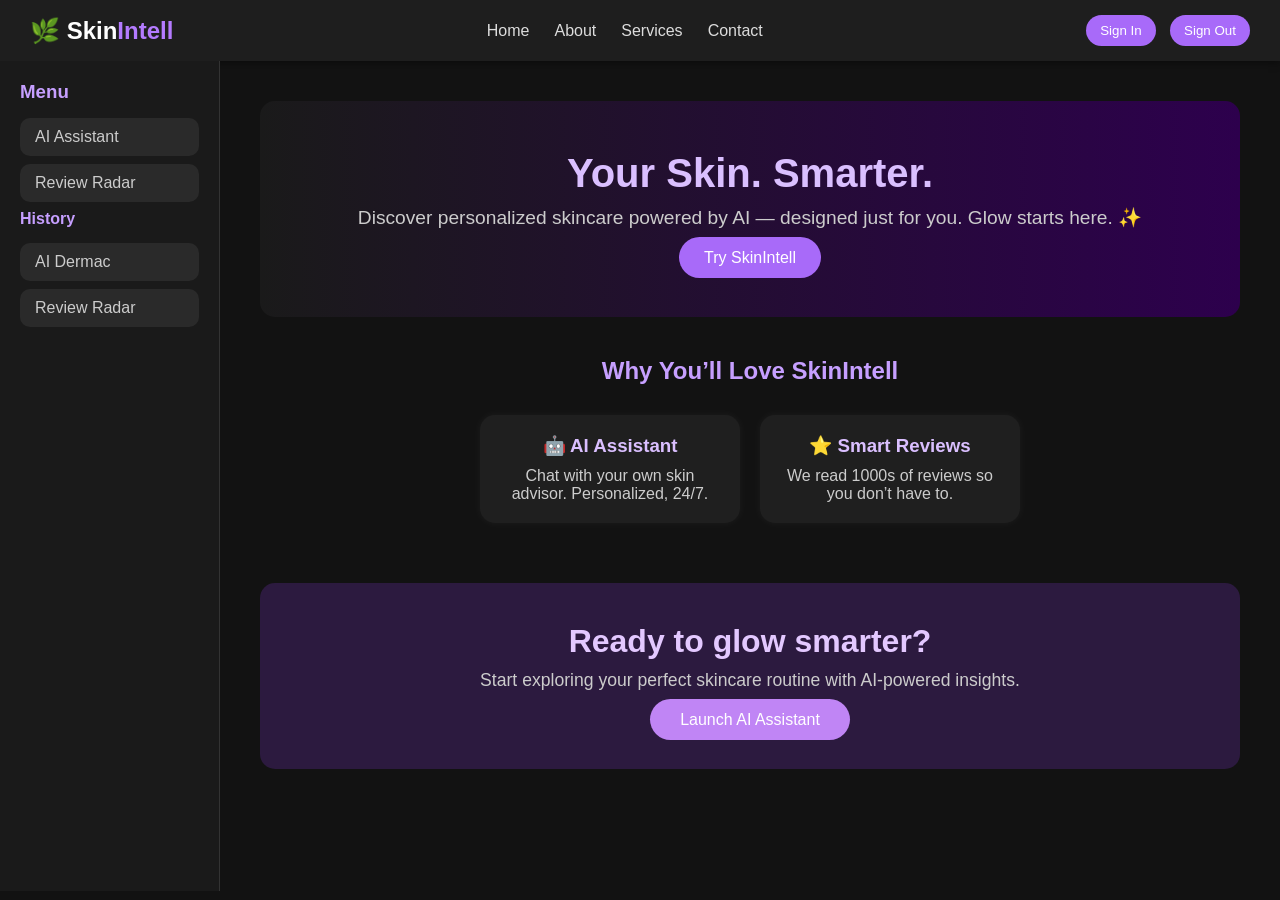
<file: SkinIntell.Ai/index.html>
<!DOCTYPE html>
<html lang="en">
<head>
  <meta charset="UTF-8" />
  <meta name="viewport" content="width=device-width, initial-scale=1.0"/>
  <title>SkinIntell</title>
  <link rel="stylesheet" href="style.css" />
</head>
<body>
  <!-- Top Navbar -->
  <nav class="navbar">
    <div class="logo">🌿 <span>Skin</span>Intell</div>
    <ul class="nav-links">
      <li><a href="#">Home</a></li>
      <li><a href="#">About</a></li>
      <li><a href="#">Services</a></li>
      <li><a href="#">Contact</a></li>
    </ul>
    <div class="auth-btns">
      <button class="signin">Sign In</button>
      <button class="signout">Sign Out</button>
    </div>
  </nav>

  <!-- Main Layout -->
  <div class="container">
    <!-- Sidebar -->
    <aside class="sidebar">
      <h3>Menu</h3>
      <a href="#">AI Assistant</a>
      <a href="#">Review Radar</a>
      <h4>History</h4>
      <a href="#">AI Dermac</a>
      <a href="#">Review Radar</a>
    </aside>

    <!-- Main Content -->
    <main class="content">
      <!-- Hero Section -->
      <section class="hero">
        <h1>Your Skin. Smarter.</h1>
        <p>Discover personalized skincare powered by AI — designed just for you. Glow starts here. ✨</p>
        <a href="#" class="hero-btn">Try SkinIntell</a>
      </section>

      <!-- Features Section -->
      <section class="features">
        <h2>Why You’ll Love SkinIntell</h2>
        <div class="feature-grid">
          <div class="feature-card">
            <h3>🤖 AI Assistant</h3>
            <p>Chat with your own skin advisor. Personalized, 24/7.</p>
          </div>
          <!-- <div class="feature-card">
            <h3>🔬 Ingredient Checker</h3>
            <p>Scan products for what works best for your skin type.</p>
          </div> -->
          <div class="feature-card">
            <h3>⭐ Smart Reviews</h3>
            <p>We read 1000s of reviews so you don’t have to.</p>
          </div>
        </div>
      </section>

      <!-- CTA Section -->
      <section class="cta">
        <h2>Ready to glow smarter?</h2>
        <p>Start exploring your perfect skincare routine with AI-powered insights.</p>
        <a href="#" class="cta-btn">Launch AI Assistant</a>
      </section>
    </main>
  </div>
</body>
</html>
</file>
<file: SkinIntell.Ai/style.css>
* {
  margin: 0;
  padding: 0;
  box-sizing: border-box;
}

body {
  font-family: 'Segoe UI', sans-serif;
  background-color: #121212;
  color: #f5f5f5;
}

/* Navbar */
.navbar {
  display: flex;
  justify-content: space-between;
  align-items: center;
  background-color: #1e1e1e;
  padding: 15px 30px;
  box-shadow: 0 2px 8px rgba(0,0,0,0.4);
}

.logo {
  font-size: 1.5rem;
  color: #b47bff;
  font-weight: bold;
}

.logo span {
  color: #ffffff;
}

.nav-links {
  list-style: none;
  display: flex;
  gap: 25px;
}

.nav-links li a {
  text-decoration: none;
  color: #ddd;
  font-weight: 500;
  transition: 0.3s;
}

.nav-links li a:hover {
  color: #c69fff;
}

.auth-btns button {
  margin-left: 10px;
  background-color: #a86af9;
  color: white;
  border: none;
  padding: 8px 14px;
  border-radius: 25px;
  cursor: pointer;
  transition: 0.3s;
}

.auth-btns button:hover {
  background-color: #924bfa;
}

/* Layout */
.container {
  display: flex;
  height: calc(100vh - 70px);
}

/* Sidebar */
.sidebar {
  width: 220px;
  background-color: #1a1a1a;
  padding: 20px;
  border-right: 1px solid #333;
}

.sidebar h3,
.sidebar h4 {
  color: #c69fff;
  margin-bottom: 15px;
}

.sidebar a {
  display: block;
  background-color: #2a2a2a;
  color: #ccc;
  padding: 10px 15px;
  margin: 8px 0;
  border-radius: 10px;
  text-decoration: none;
  transition: 0.3s;
}

.sidebar a:hover {
  background-color: #3b3b3b;
}

/* Main Content */
.content {
  flex: 1;
  padding: 40px;
  overflow-y: auto;
}

/* Hero Section */
.hero {
  background: linear-gradient(to right, #1a1a1a, #2d004d);
  padding: 50px;
  text-align: center;
  border-radius: 15px;
  margin-bottom: 40px;
}

.hero h1 {
  font-size: 2.5rem;
  color: #dabfff;
}

.hero p {
  font-size: 1.2rem;
  color: #ccc;
  margin: 10px 0 20px;
}

.hero-btn {
  padding: 12px 25px;
  background: #a86af9;
  color: white;
  border-radius: 25px;
  text-decoration: none;
  transition: 0.3s;
}

.hero-btn:hover {
  background: #8b4ff5;
}

/* Features Section */
.features {
  margin: 40px 0;
}

.features h2 {
  text-align: center;
  margin-bottom: 30px;
  color: #c69fff;
}

.feature-grid {
  display: flex;
  gap: 20px;
  flex-wrap: wrap;
  justify-content: center;
}

.feature-card {
  background-color: #1f1f1f;
  padding: 20px;
  border-radius: 15px;
  width: 260px;
  text-align: center;
  box-shadow: 0 0 10px rgba(255,255,255,0.05);
}

.feature-card h3 {
  color: #dabfff;
  margin-bottom: 10px;
}

.feature-card p {
  color: #ccc;
}

/* CTA Section */
.cta {
  text-align: center;
  margin: 60px 0 30px;
  padding: 40px 20px;
  background-color: #2c1a3f;
  border-radius: 15px;
}

.cta h2 {
  font-size: 2rem;
  color: #e3c8ff;
}

.cta p {
  font-size: 1.1rem;
  color: #ccc;
  margin: 10px 0 20px;
}

.cta-btn {
  padding: 12px 30px;
  background: #c085f5;
  color: white;
  border-radius: 30px;
  text-decoration: none;
  transition: 0.3s;
}

.cta-btn:hover {
  background: #a86af9;
}
</file>
